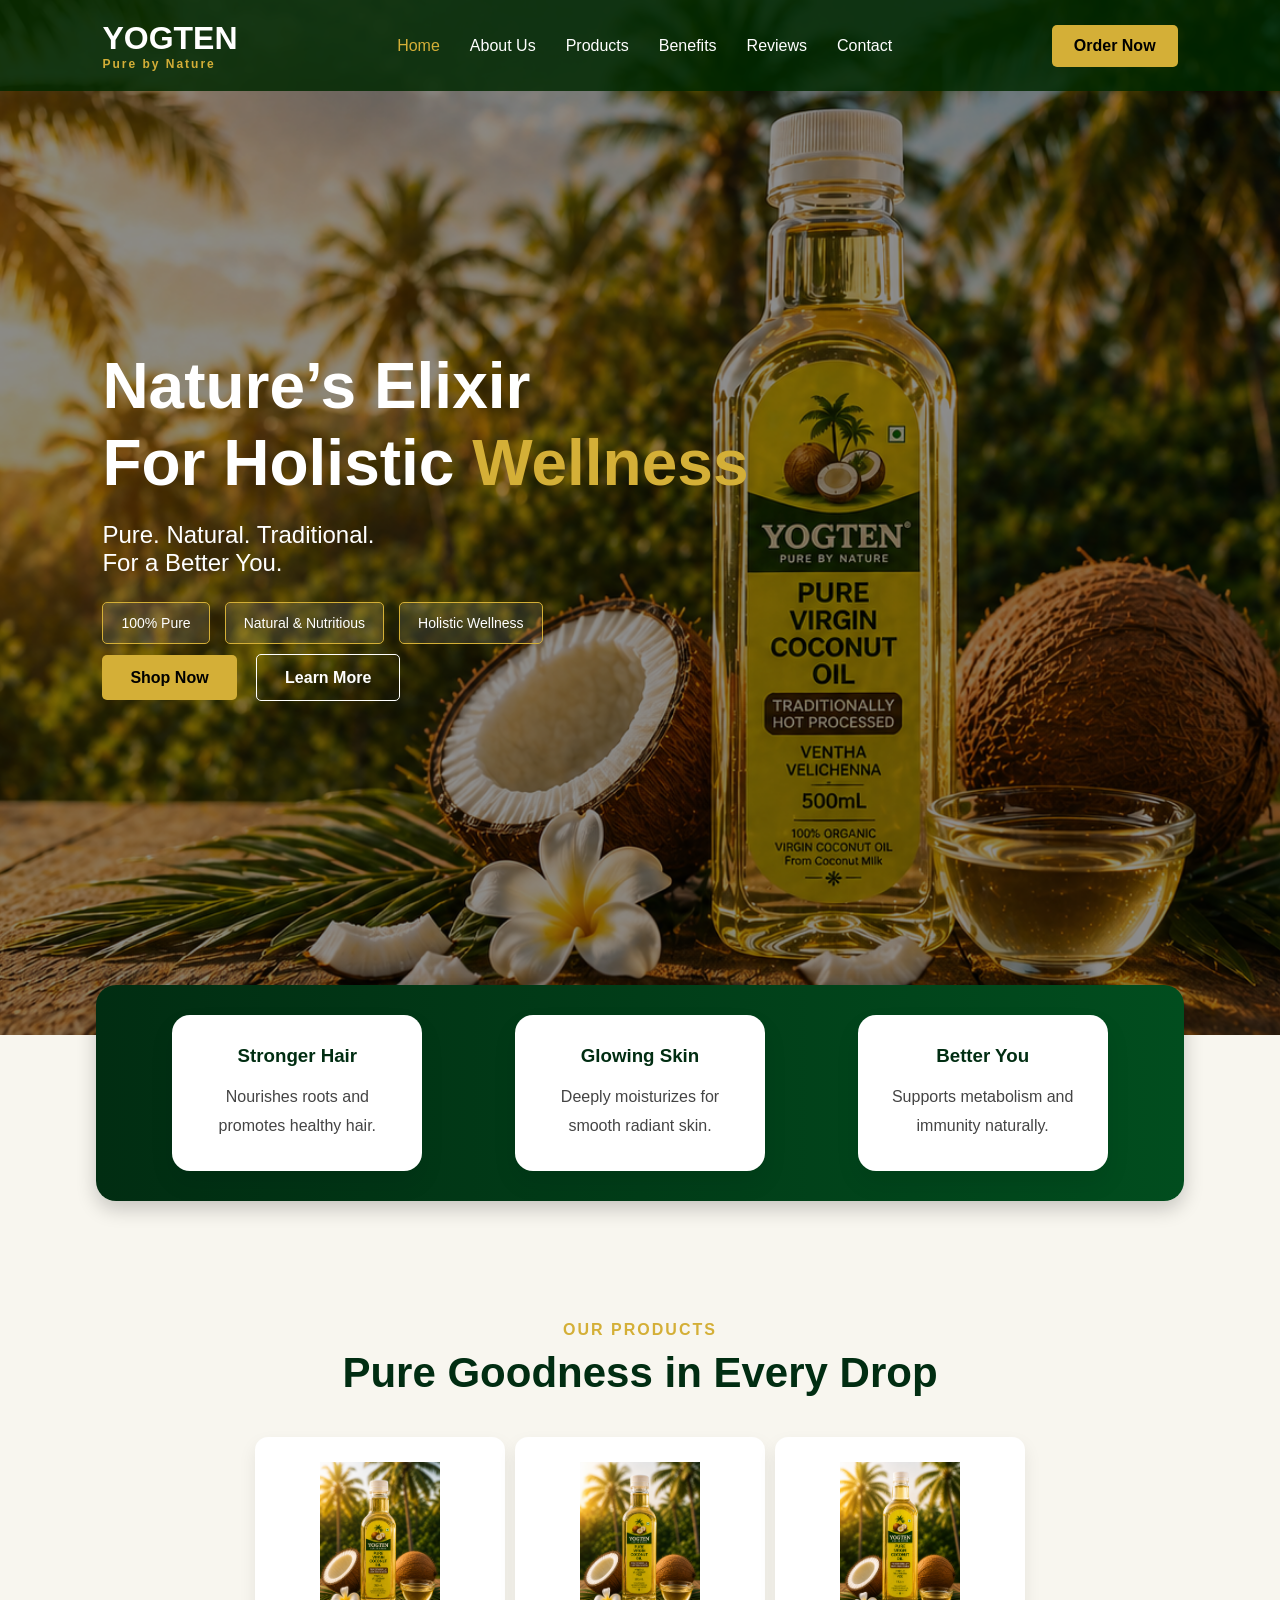
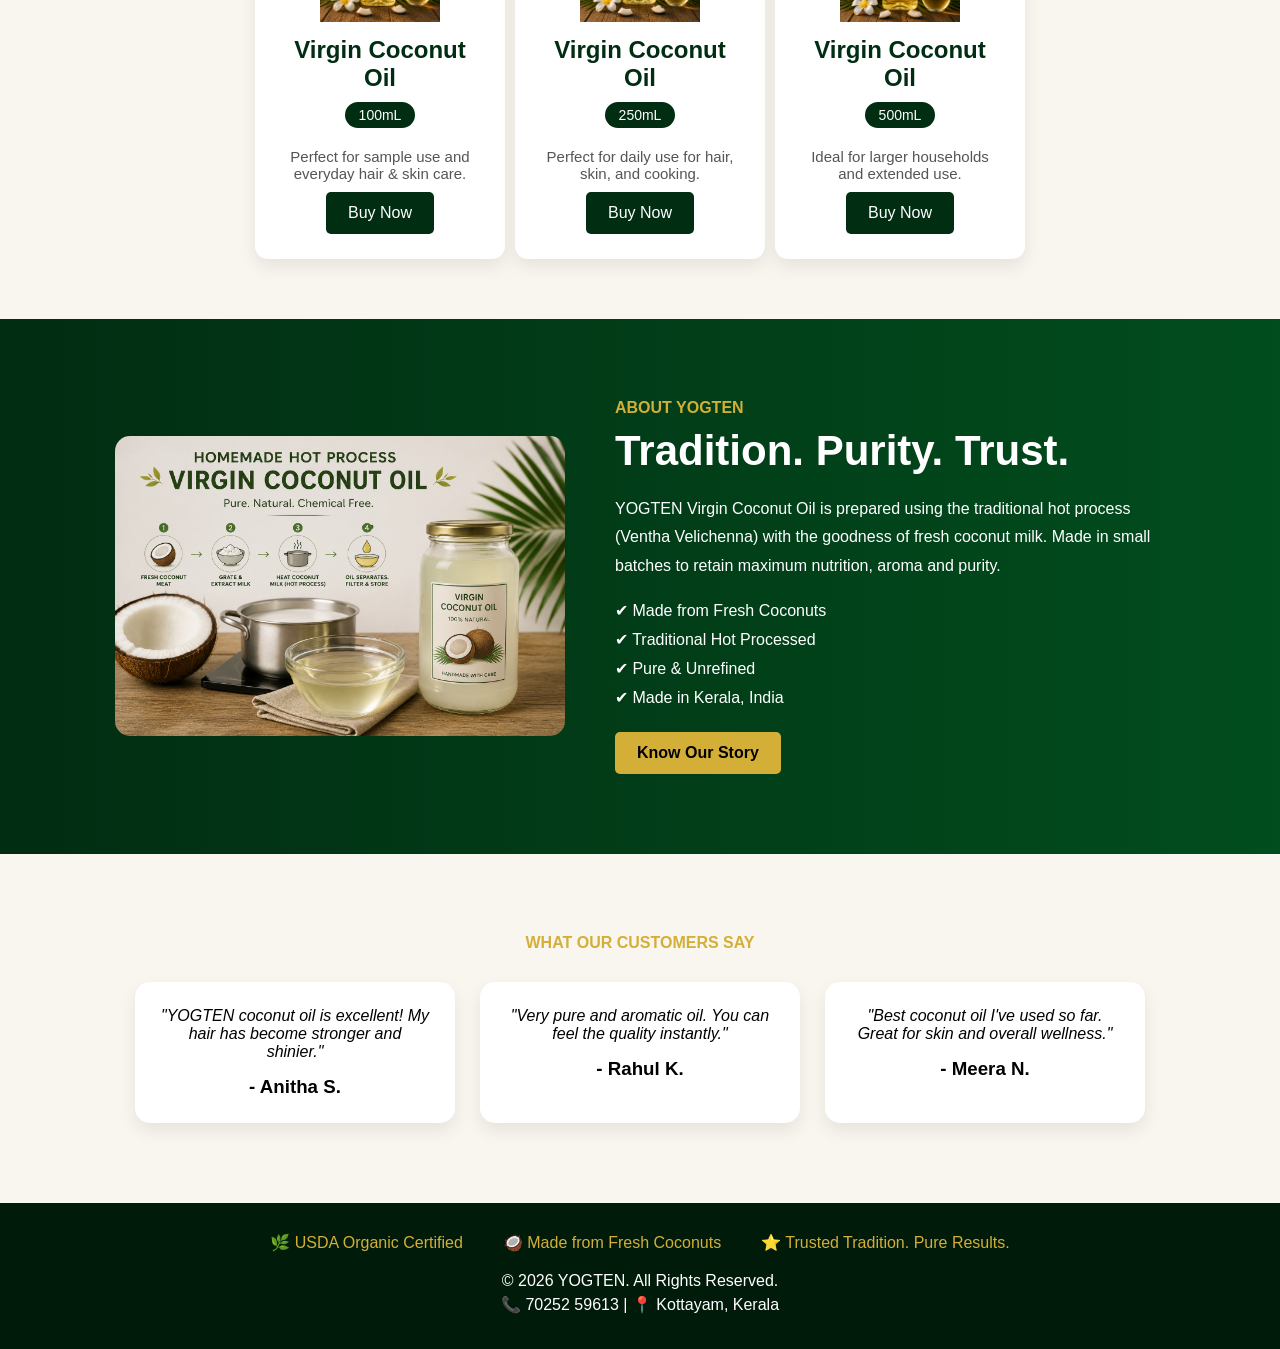
<file: index.html>
<!DOCTYPE html>
<html lang="en">
<head>
<meta charset="UTF-8">
<meta name="viewport" content="width=device-width, initial-scale=1.0">
<title>YOGTEN - Pure by Nature</title>
<link rel="stylesheet" href="style.css">
</head>
<body>

<!-- Navbar -->
<header class="navbar">
    <div class="logo">YOGTEN <span>Pure by Nature</span></div>

    <nav>
        <ul class="nav-links">
            <li><a href="index.html">Home</a></li>
            <li><a href="about.html">About Us</a></li>
            <li><a href="products.html">Products</a></li>
            <li><a href="benefits.html">Benefits</a></li>
            <li><a href="index.html#reviews">Reviews</a></li>
            <li><a href="contact.html">Contact</a></li>
        </ul>
    </nav>

    <a href="https://amzn.in/d/01ndimwU" class="order-btn" target="_blank" rel="noopener noreferrer">Order Now</a>
</header>

<!-- Hero Section -->
<section class="hero">
    <div class="overlay"></div>

    <div class="hero-content">
        <h1>Nature’s Elixir <br> For Holistic <span>Wellness</span></h1>
        <p>Pure. Natural. Traditional. <br> For a Better You.</p>

        <div class="hero-icons">
            <div class="icon-box">100% Pure</div>
             <div class="icon-box">Natural & Nutritious</div>
            <div class="icon-box">Holistic Wellness</div>
        </div>

        <div class="hero-buttons">
            <a href="products.html" class="shop-btn">Shop Now</a>
            <a href="benefits.html" class="learn-btn">Learn More</a>
        </div>
    </div>
</section>


<!-- part 2 start here -->
<!-- Benefits Strip -->
<section id="benefits" class="benefits-strip">
    <div class="benefit-item">
        <h3>Stronger Hair</h3>
        <p>Nourishes roots and promotes healthy hair.</p>
    </div>

    <div class="benefit-item">
        <h3>Glowing Skin</h3>
        <p>Deeply moisturizes for smooth radiant skin.</p>
    </div>

    <div class="benefit-item">
        <h3>Better You</h3>
        <p>Supports metabolism and immunity naturally.</p>
    </div>
</section>

<!-- Product Section -->
<section class="products">
    <h4>OUR PRODUCTS</h4>
    <h2>Pure Goodness in Every Drop</h2>

    <div class="product-container">

        <div class="product-card">
            <img src="product1.png" alt="100ml">
            <h3>Virgin Coconut Oil</h3>
            <span>100mL</span>
            <p>Perfect for sample use and everyday hair & skin care.</p>
           
            <a href="https://amzn.in/d/0fe5n2yk" target="_blank" rel="noopener noreferrer">Buy Now
            </a>
            
        </div>

        <div class="product-card">
            <img src="product2.png" alt="250ml">
            <h3>Virgin Coconut Oil</h3>
            <span>250mL</span>
            <p>Perfect for daily use for hair, skin, and cooking.</p>
            
            <a href="https://amzn.in/d/06111TNo" target="_blank" rel="noopener noreferrer">Buy Now</a>
        </div>

        <div class="product-card">
            <img src="product3.png" alt="500ml">
            <h3>Virgin Coconut Oil</h3>
            <span>500mL</span>
            <p>Ideal for larger households and extended use.</p>
           
            <a href="https://amzn.in/d/01ndimwU" target="_blank" rel="noopener noreferrer">Buy Now</a>
        </div>

    </div>
</section>

<!-- part 3 -->
 <!-- About Section -->
<section class="about">
    <div class="about-img">
        <img src="aboutyogtenimg.png" alt="About YOGTEN">
    </div>

    <div class="about-content">
        
        <h4>ABOUT YOGTEN</h4>
        <h2>Tradition. Purity. Trust.</h2>
        <p>
            YOGTEN Virgin Coconut Oil is prepared using the traditional hot process
            (Ventha Velichenna) with the goodness of fresh coconut milk.
            Made in small batches to retain maximum nutrition, aroma and purity.
        </p>

        <ul>
            <li>✔ Made from Fresh Coconuts</li>
            <li>✔ Traditional Hot Processed</li>
            <li>✔ Pure & Unrefined</li>
            <li>✔ Made in Kerala, India</li>
        </ul>

        <a href="about.html">Know Our Story</a>
    </div>
</section>

<!-- Reviews Section -->
<section id="reviews" class="reviews">
    <h4>WHAT OUR CUSTOMERS SAY</h4>

    <div class="review-container">
        <div class="review-card">
            <p>"YOGTEN coconut oil is excellent! My hair has become stronger and shinier."</p>
            <h3>- Anitha S.</h3>
        </div>

        <div class="review-card">
            <p>"Very pure and aromatic oil. You can feel the quality instantly."</p>
            <h3>- Rahul K.</h3>
        </div>

        <div class="review-card">
            <p>"Best coconut oil I've used so far. Great for skin and overall wellness."</p>
            <h3>- Meera N.</h3>
        </div>
    </div>
</section>

<!-- Footer -->
<footer class="footer">
    <div class="footer-top">
        <div>🌿 USDA Organic Certified</div>
        <div>🥥 Made from Fresh Coconuts</div>
        <div>⭐ Trusted Tradition. Pure Results.</div>
    </div>

    <div class="footer-bottom">
        <p>© 2026 YOGTEN. All Rights Reserved.</p>
        <p>📞 70252 59613 | 📍 Kottayam, Kerala</p>
    </div>
</footer>
<script src="script.js"></script>
</body>
</html>
</file>
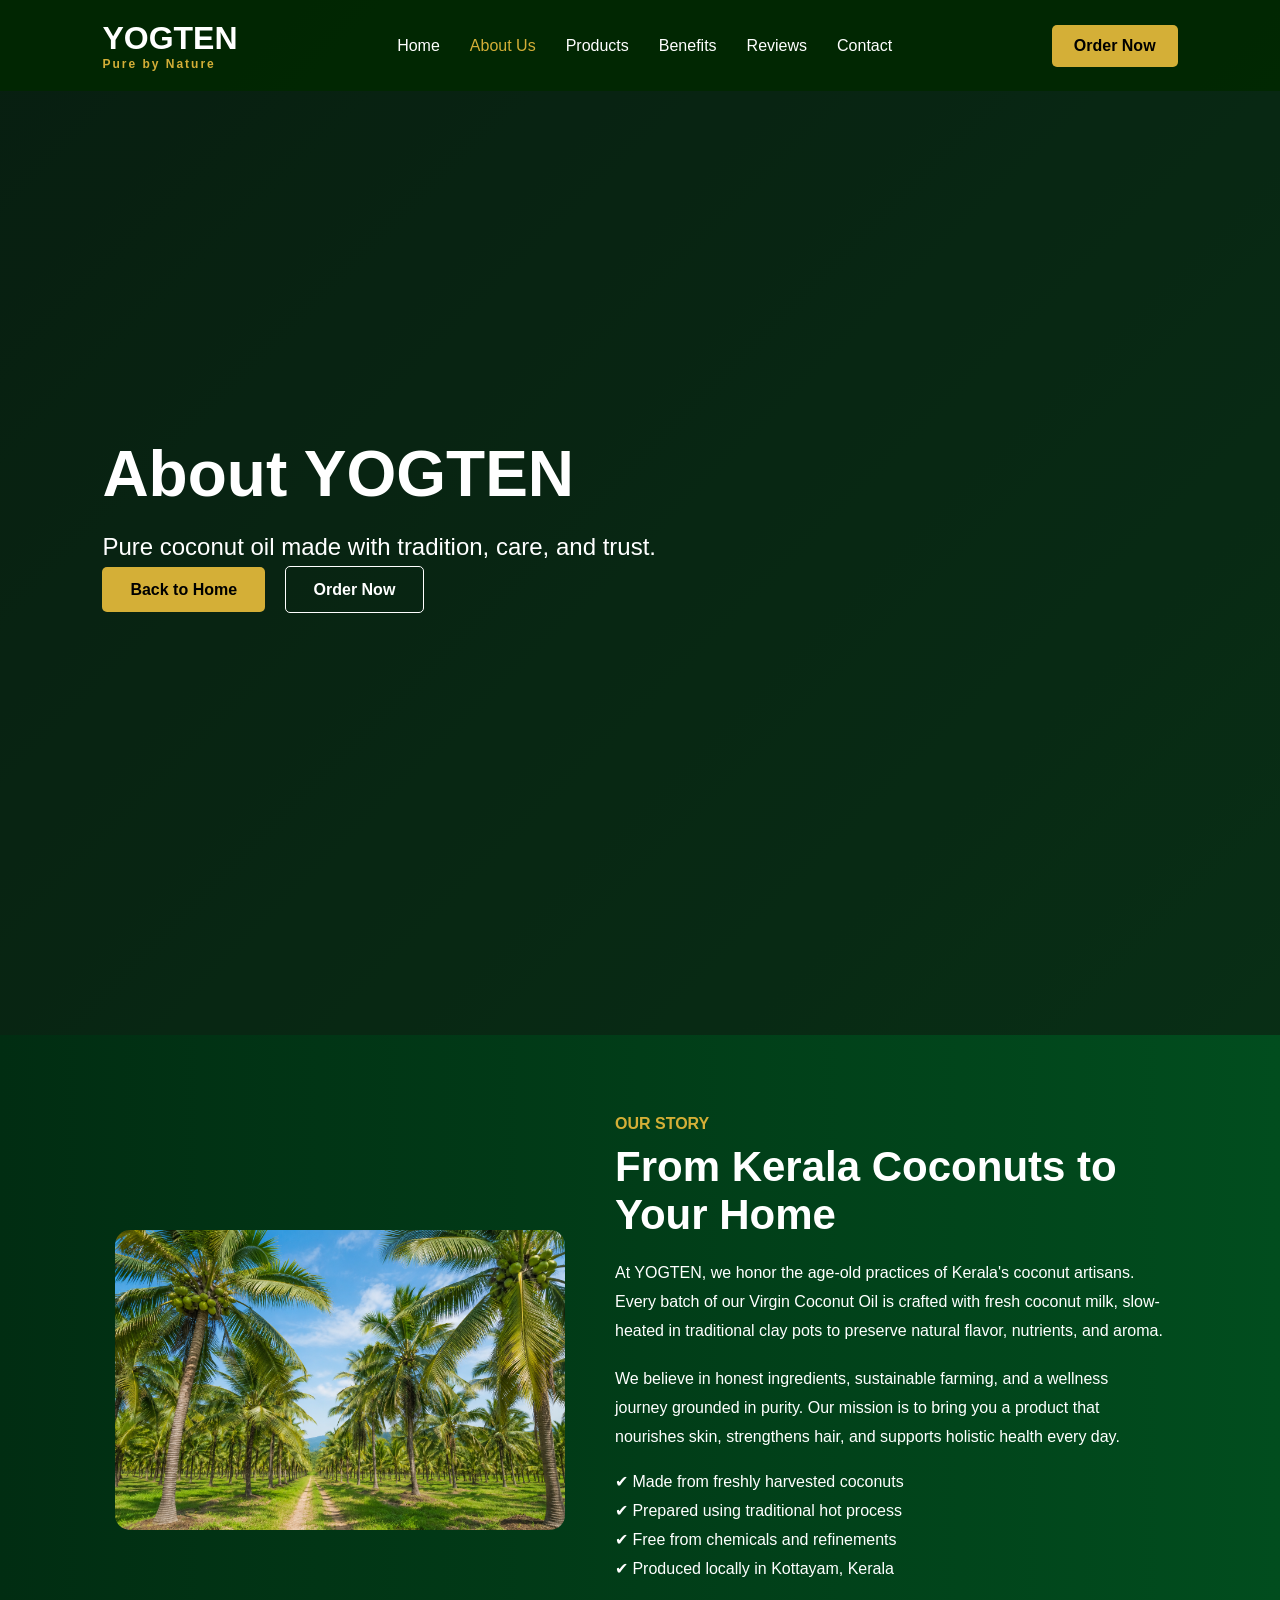
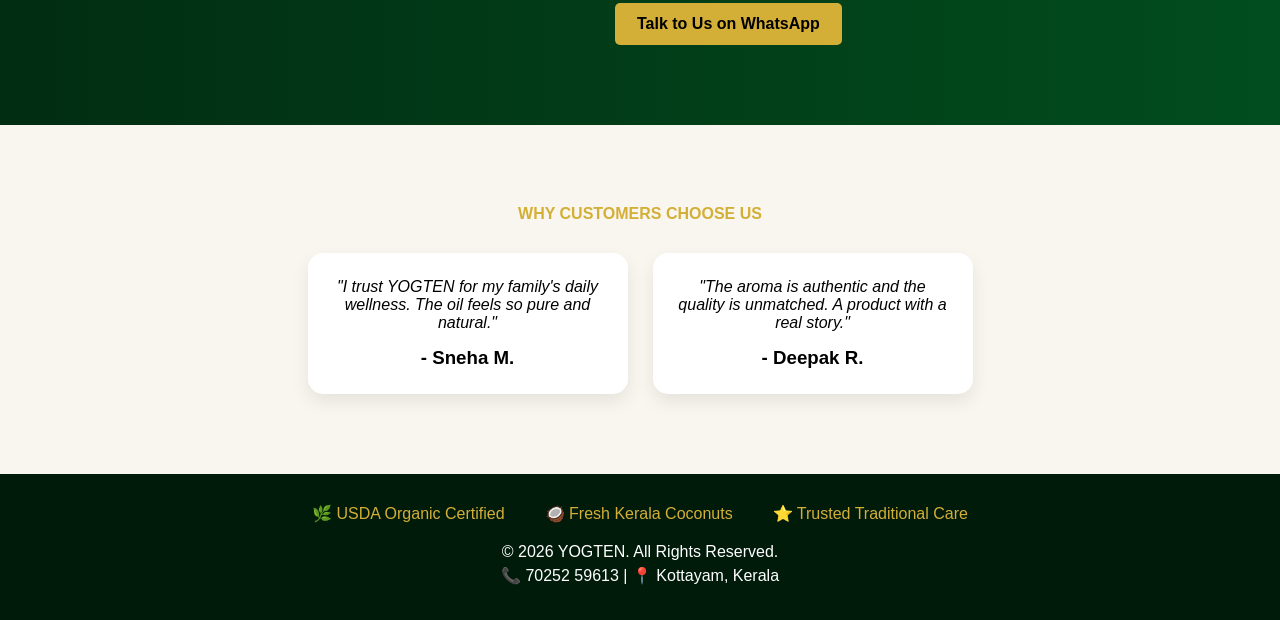
<file: about.html>
<!DOCTYPE html>
<html lang="en">
<head>
    <meta charset="UTF-8">
    <meta name="viewport" content="width=device-width, initial-scale=1.0">
    <title>About Us - YOGTEN</title>
    <link rel="stylesheet" href="style.css">
</head>
<body>

<header class="navbar">
    <div class="logo">YOGTEN <span>Pure by Nature</span></div>

    <nav>
        <ul class="nav-links">
            <li><a href="index.html">Home</a></li>
            <li><a href="about.html">About Us</a></li>
            <li><a href="products.html">Products</a></li>
            <li><a href="benefits.html">Benefits</a></li>
            <li><a href="index.html#reviews">Reviews</a></li>
            <li><a href="contact.html">Contact</a></li>
        </ul>
    </nav>

    <a href="https://amzn.in/d/01ndimwU" class="order-btn" target="_blank" rel="noopener noreferrer">Order Now</a>
</header>

<section class="hero" style="background: linear-gradient(135deg, rgba(1,45,18,0.95), rgba(3,75,28,0.95));">
    <div class="overlay"></div>
    <div class="hero-content">
        <h1>About YOGTEN</h1>
        <p>Pure coconut oil made with tradition, care, and trust.</p>
        <div class="hero-buttons">
            <a href="index.html" class="shop-btn">Back to Home</a>
            <a href="https://amzn.in/d/01ndimwU" class="learn-btn" target="_blank" rel="noopener noreferrer">Order Now</a>
        </div>
    </div>
</section>

<section class="about">
    <div class="about-img">
        <img src="aboutimg.png" alt="YOGTEN Team and Coconut Farms">
    </div>

    <div class="about-content">
        <h4>OUR STORY</h4>
        <h2>From Kerala Coconuts to Your Home</h2>
        <p>At YOGTEN, we honor the age-old practices of Kerala's coconut artisans. Every batch of our Virgin Coconut Oil is crafted with fresh coconut milk, slow-heated in traditional clay pots to preserve natural flavor, nutrients, and aroma.</p>
        <p>We believe in honest ingredients, sustainable farming, and a wellness journey grounded in purity. Our mission is to bring you a product that nourishes skin, strengthens hair, and supports holistic health every day.</p>

        <ul>
            <li>✔ Made from freshly harvested coconuts</li>
            <li>✔ Prepared using traditional hot process</li>
            <li>✔ Free from chemicals and refinements</li>
            <li>✔ Produced locally in Kottayam, Kerala</li>
        </ul>

        <a href="https://wa.me/917025259613" target="_blank" rel="noopener noreferrer">Talk to Us on WhatsApp</a>
    </div>
</section>

<section class="reviews">
    <h4>WHY CUSTOMERS CHOOSE US</h4>
    <div class="review-container">
        <div class="review-card">
            <p>"I trust YOGTEN for my family's daily wellness. The oil feels so pure and natural."</p>
            <h3>- Sneha M.</h3>
        </div>
        <div class="review-card">
            <p>"The aroma is authentic and the quality is unmatched. A product with a real story."</p>
            <h3>- Deepak R.</h3>
        </div>
    </div>
</section>

<footer class="footer">
    <div class="footer-top">
        <div>🌿 USDA Organic Certified</div>
        <div>🥥 Fresh Kerala Coconuts</div>
        <div>⭐ Trusted Traditional Care</div>
    </div>
    <div class="footer-bottom">
        <p>© 2026 YOGTEN. All Rights Reserved.</p>
        <p>📞 70252 59613 | 📍 Kottayam, Kerala</p>
    </div>
</footer>
<script src="script.js"></script>
</body>
</html>
</file>
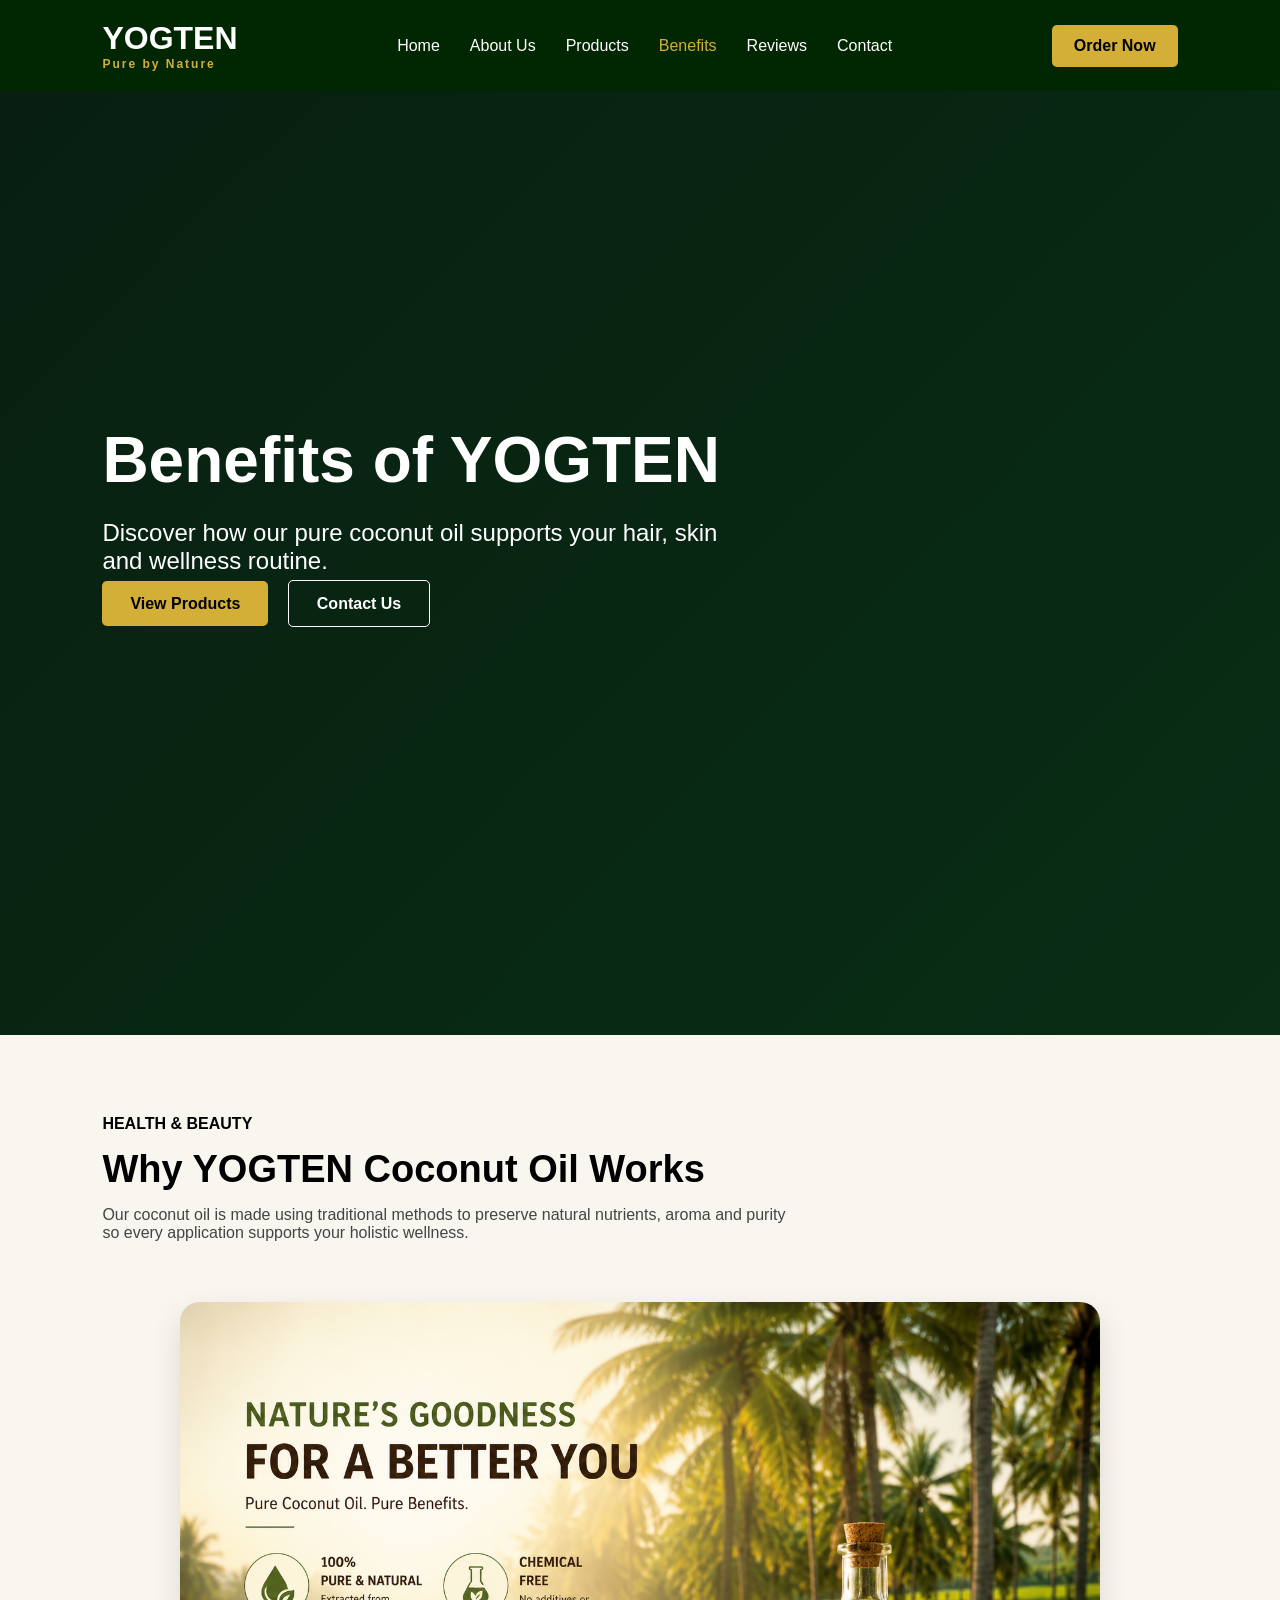
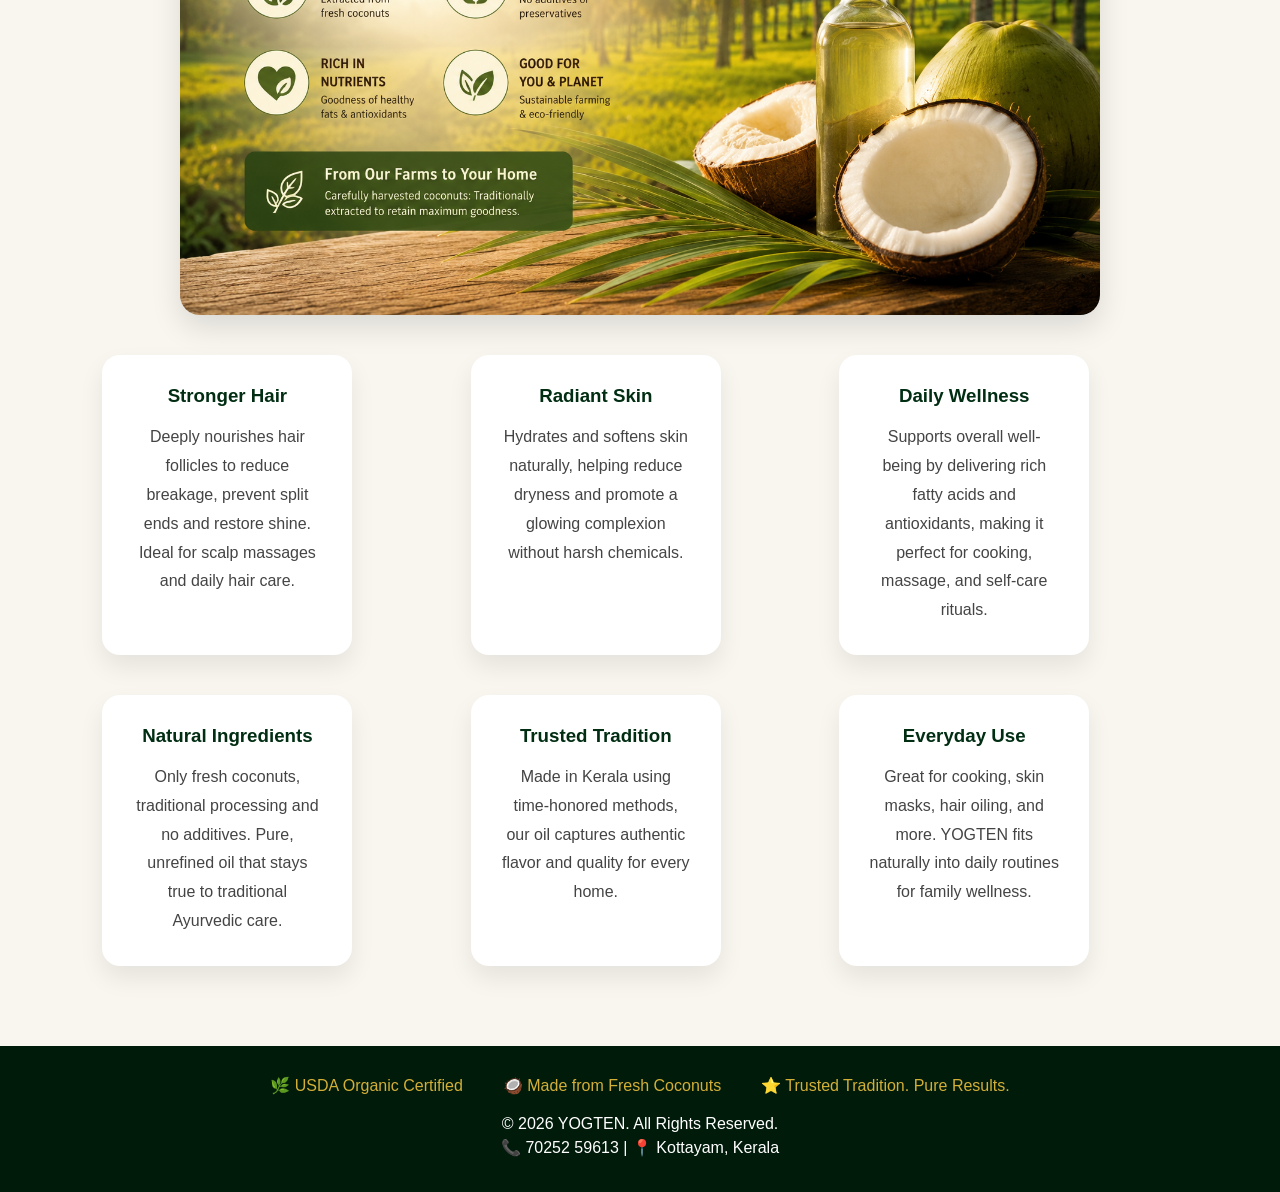
<file: benefits.html>
<!DOCTYPE html>
<html lang="en">
<head>
    <meta charset="UTF-8">
    <meta name="viewport" content="width=device-width, initial-scale=1.0">
    <title>Benefits - YOGTEN</title>
    <link rel="stylesheet" href="style.css">
</head>
<body>

<header class="navbar">
    <div class="logo">YOGTEN <span>Pure by Nature</span></div>

    <nav>
        <ul class="nav-links">
            <li><a href="index.html">Home</a></li>
            <li><a href="about.html">About Us</a></li>
            <li><a href="products.html">Products</a></li>
            <li><a href="benefits.html">Benefits</a></li>
            <li><a href="index.html#reviews">Reviews</a></li>
            <li><a href="contact.html">Contact</a></li>
        </ul>
    </nav>

    <a href="https://amzn.in/d/01ndimwU" class="order-btn" target="_blank" rel="noopener noreferrer">Order Now</a>
</header>

<section class="hero" style="background: linear-gradient(135deg, rgba(1,45,18,0.95), rgba(3,75,28,0.95));">
    <div class="overlay"></div>
    <div class="hero-content">
        <h1>Benefits of YOGTEN</h1>
        <p>Discover how our pure coconut oil supports your hair, skin and wellness routine.</p>
        <div class="hero-buttons">
            <a href="products.html" class="shop-btn">View Products</a>
            <a href="contact.html" class="learn-btn">Contact Us</a>
        </div>
    </div>
</section>

<section class="benefits-page">
    <div class="page-intro">
        <h4>HEALTH & BEAUTY</h4>
        <h2>Why YOGTEN Coconut Oil Works</h2>
        <p>Our coconut oil is made using traditional methods to preserve natural nutrients, aroma and purity so every application supports your holistic wellness.</p>
    </div>

    <div class="benefit-image">
        <img src="benifitsimg.png" alt="YOGTEN benefits">
    </div>

    <div class="benefit-grid">
        <div class="benefit-item">
            <h3>Stronger Hair</h3>
            <p>Deeply nourishes hair follicles to reduce breakage, prevent split ends and restore shine. Ideal for scalp massages and daily hair care.</p>
        </div>
        <div class="benefit-item">
            <h3>Radiant Skin</h3>
            <p>Hydrates and softens skin naturally, helping reduce dryness and promote a glowing complexion without harsh chemicals.</p>
        </div>
        <div class="benefit-item">
            <h3>Daily Wellness</h3>
            <p>Supports overall well-being by delivering rich fatty acids and antioxidants, making it perfect for cooking, massage, and self-care rituals.</p>
        </div>
    </div>

    <div class="benefit-grid">
        <div class="benefit-item">
            <h3>Natural Ingredients</h3>
            <p>Only fresh coconuts, traditional processing and no additives. Pure, unrefined oil that stays true to traditional Ayurvedic care.</p>
        </div>
        <div class="benefit-item">
            <h3>Trusted Tradition</h3>
            <p>Made in Kerala using time-honored methods, our oil captures authentic flavor and quality for every home.</p>
        </div>
        <div class="benefit-item">
            <h3>Everyday Use</h3>
            <p>Great for cooking, skin masks, hair oiling, and more. YOGTEN fits naturally into daily routines for family wellness.</p>
        </div>
    </div>
</section>

<footer class="footer">
    <div class="footer-top">
        <div>🌿 USDA Organic Certified</div>
        <div>🥥 Made from Fresh Coconuts</div>
        <div>⭐ Trusted Tradition. Pure Results.</div>
    </div>
    <div class="footer-bottom">
        <p>© 2026 YOGTEN. All Rights Reserved.</p>
        <p>📞 70252 59613 | 📍 Kottayam, Kerala</p>
    </div>
</footer>
<script src="script.js"></script>

</body>
</html>
</file>
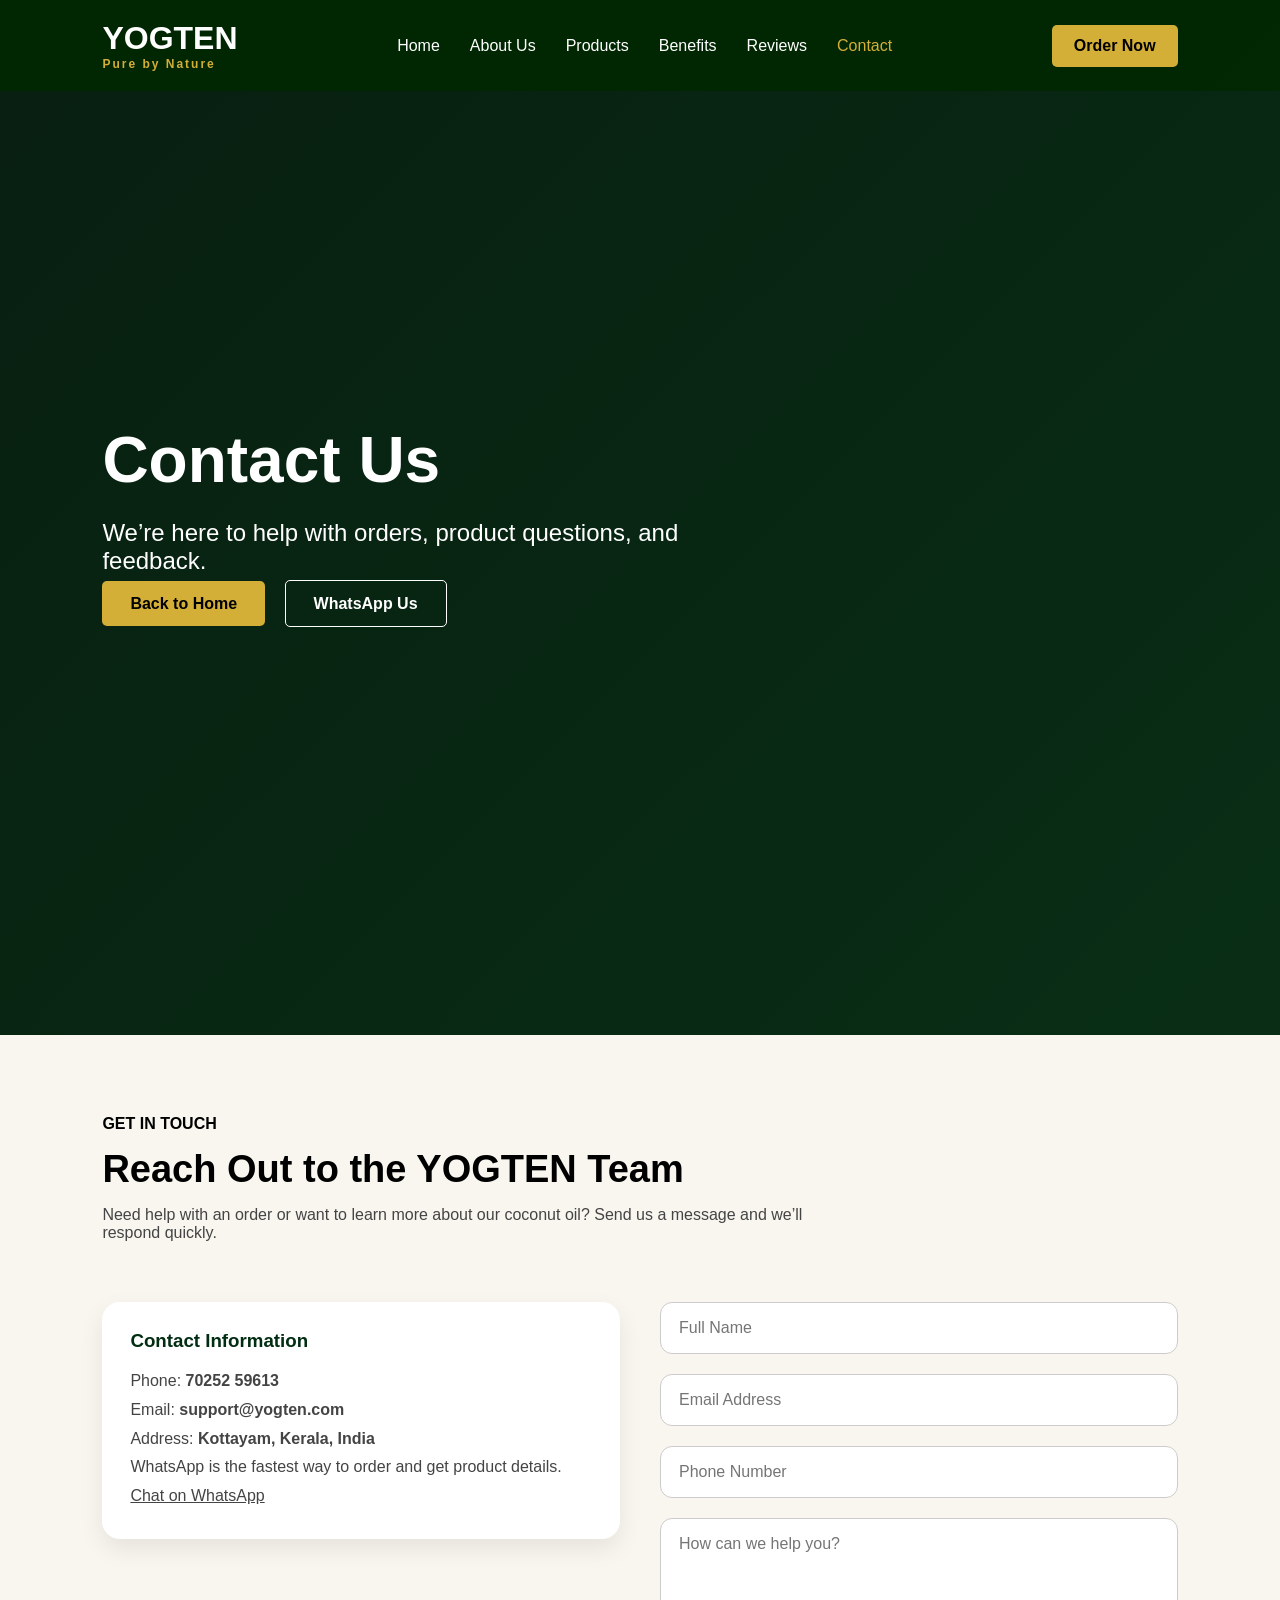
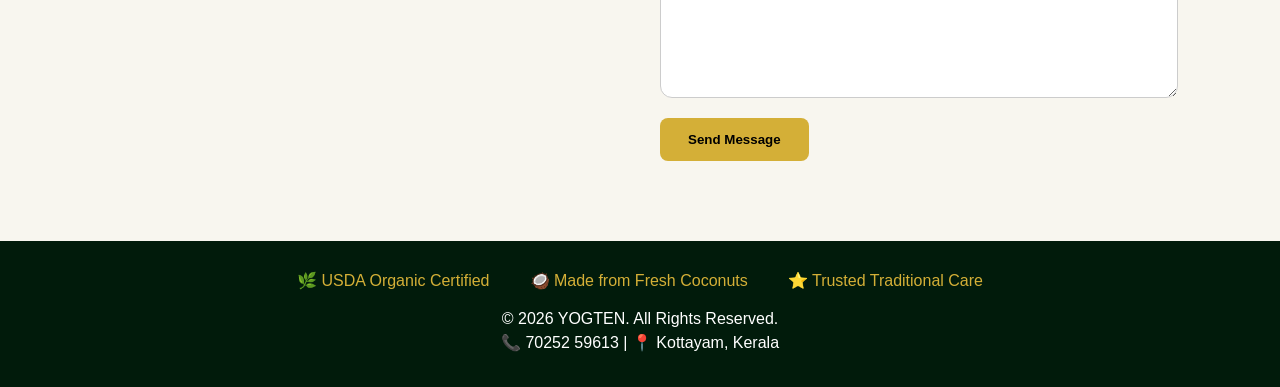
<file: contact.html>
<!DOCTYPE html>
<html lang="en">
<head>
    <meta charset="UTF-8">
    <meta name="viewport" content="width=device-width, initial-scale=1.0">
    <title>Contact - YOGTEN</title>
    <link rel="stylesheet" href="style.css">
</head>
<body>

<header class="navbar">
    <div class="logo">YOGTEN <span>Pure by Nature</span></div>

    <nav>
        <ul class="nav-links">
            <li><a href="index.html">Home</a></li>
            <li><a href="about.html">About Us</a></li>
            <li><a href="products.html">Products</a></li>
            <li><a href="benefits.html">Benefits</a></li>
            <li><a href="index.html#reviews">Reviews</a></li>
            <li><a href="contact.html">Contact</a></li>
        </ul>
    </nav>

    <a href="https://amzn.in/d/01ndimwU" class="order-btn" target="_blank" rel="noopener noreferrer">Order Now</a>
</header>

<section class="hero" style="background: linear-gradient(135deg, rgba(1,45,18,0.95), rgba(3,75,28,0.95));">
    <div class="overlay"></div>
    <div class="hero-content">
        <h1>Contact Us</h1>
        <p>We’re here to help with orders, product questions, and feedback.</p>
        <div class="hero-buttons">
            <a href="index.html" class="shop-btn">Back to Home</a>
            <a href="https://wa.me/917025299613" class="learn-btn" target="_blank" rel="noopener noreferrer">WhatsApp Us</a>
        </div>
    </div>
</section>

<section class="contact-page">
    <div class="page-intro">
        <h4>GET IN TOUCH</h4>
        <h2>Reach Out to the YOGTEN Team</h2>
        <p>Need help with an order or want to learn more about our coconut oil? Send us a message and we’ll respond quickly.</p>
    </div>

    <div class="contact-grid">
        <div class="contact-card">
            <h3>Contact Information</h3>
            <p>Phone: <strong>70252 59613</strong></p>
            <p>Email: <strong>support@yogten.com</strong></p>
            <p>Address: <strong>Kottayam, Kerala, India</strong></p>
            <p>WhatsApp is the fastest way to order and get product details.</p>
            <a href="https://wa.me/917025259613" target="_blank" rel="noopener noreferrer">Chat on WhatsApp</a>
        </div>

        <form id="whatsapp-form" class="contact-form">
            <input type="text" name="name" placeholder="Full Name" required>
            <input type="email" name="email" placeholder="Email Address" required>
            <input type="tel" name="phone" placeholder="Phone Number">
            <textarea name="message" placeholder="How can we help you?" required></textarea>
            <button type="submit">Send Message</button>
        </form>
    </div>
</section>

<footer class="footer">
    <div class="footer-top">
        <div>🌿 USDA Organic Certified</div>
        <div>🥥 Made from Fresh Coconuts</div>
        <div>⭐ Trusted Traditional Care</div>
    </div>
    <div class="footer-bottom">
        <p>© 2026 YOGTEN. All Rights Reserved.</p>
        <p>📞 70252 59613 | 📍 Kottayam, Kerala</p>
    </div>
</footer>
<script src="script.js"></script>

</body>
</html>
</file>
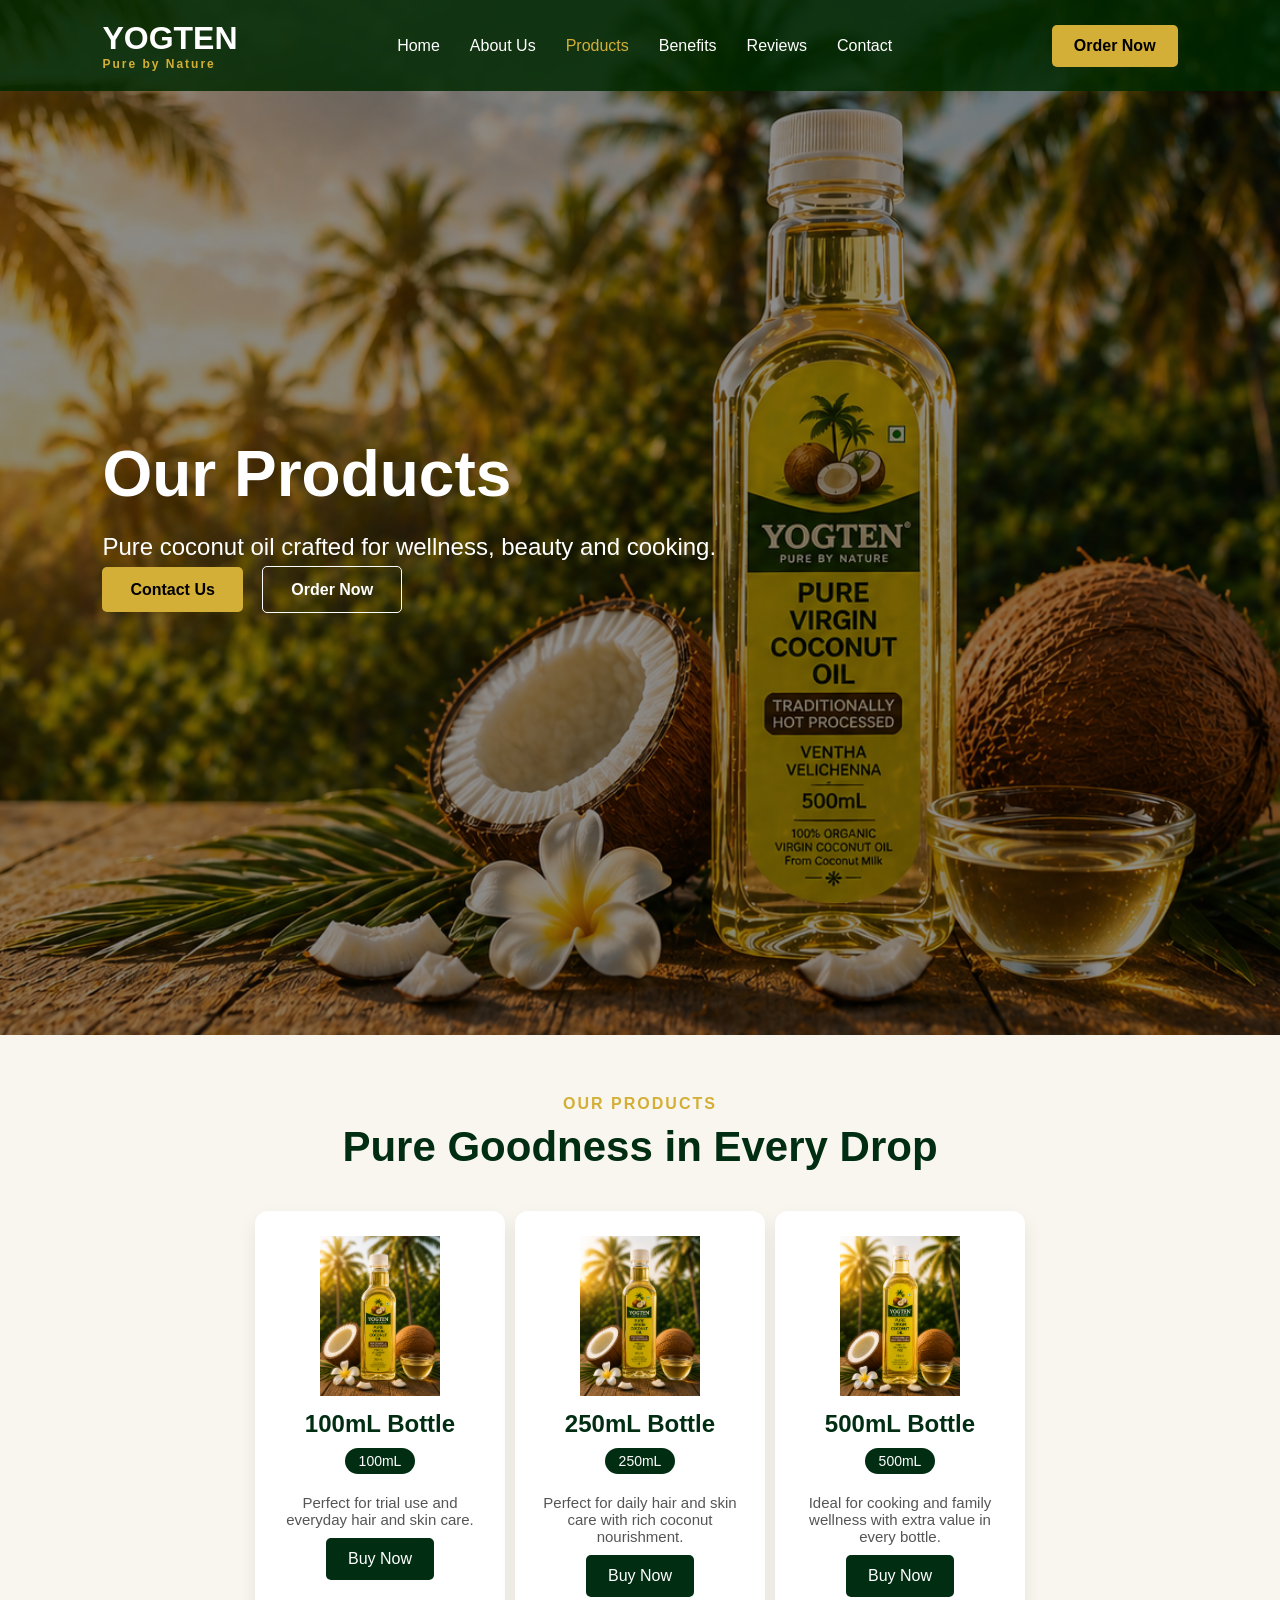
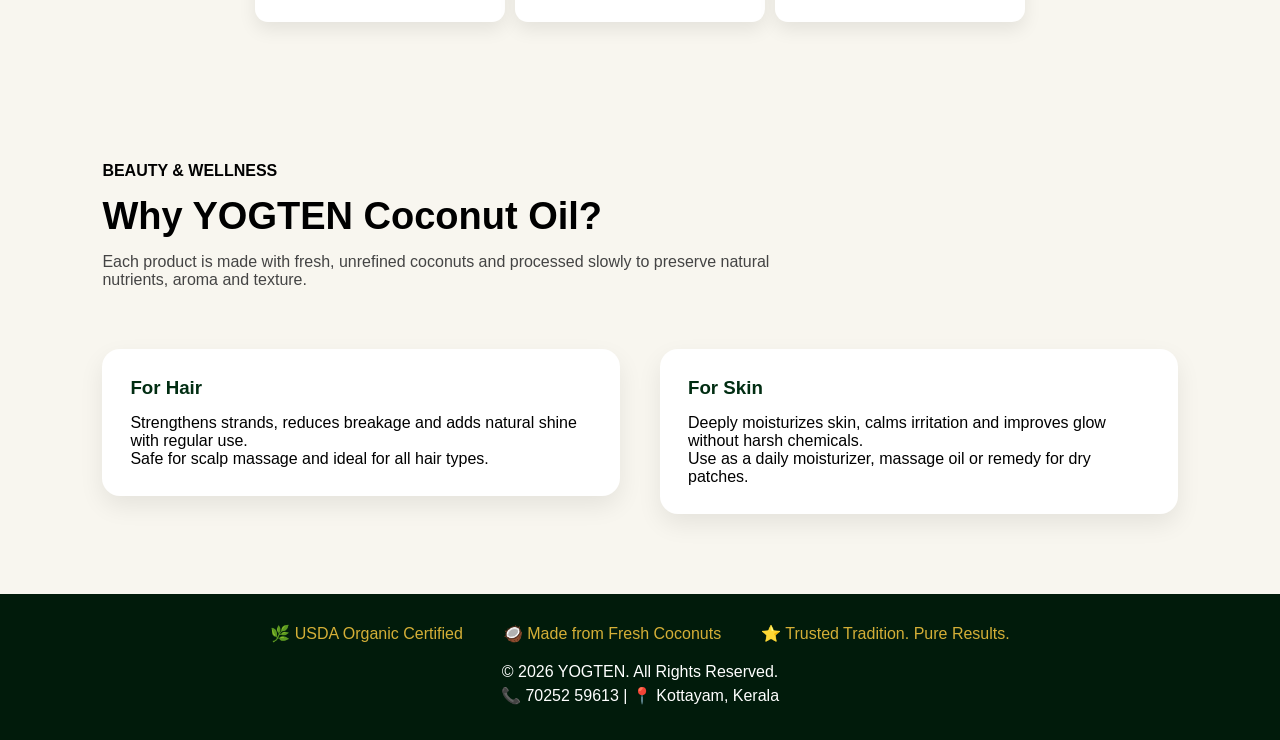
<file: products.html>
<!DOCTYPE html>
<html lang="en">
<head>
    <meta charset="UTF-8">
    <meta name="viewport" content="width=device-width, initial-scale=1.0">
    <title>Products - YOGTEN</title>
    <link rel="stylesheet" href="style.css">
</head>
<body>

<header class="navbar">
    <div class="logo">YOGTEN <span>Pure by Nature</span></div>

    <nav>
        <ul class="nav-links">
            <li><a href="index.html">Home</a></li>
            <li><a href="about.html">About Us</a></li>
            <li><a href="products.html">Products</a></li>
            <li><a href="benefits.html">Benefits</a></li>
            <li><a href="index.html#reviews">Reviews</a></li>
            <li><a href="contact.html">Contact</a></li>
        </ul>
    </nav>

    <a href="https://amzn.in/d/01ndimwU" class="order-btn" target="_blank" rel="noopener noreferrer">Order Now</a>
</header>

<section class="hero" style="background: url('banner.jpg') center/cover no-repeat;">
    <div class="overlay"></div>
    <div class="hero-content">
        <h1>Our Products</h1>
        <p>Pure coconut oil crafted for wellness, beauty and cooking.</p>
        <div class="hero-buttons">
            <a href="contact.html" class="shop-btn">Contact Us</a>
            <a href="https://www.amazon.in/s?k=YOGTEN+Virgin+Coconut+Oil" class="learn-btn" target="_blank" rel="noopener noreferrer">Order Now</a>
        </div>
    </div>
</section>

<section class="products">
    <h4>OUR PRODUCTS</h4>
    <h2>Pure Goodness in Every Drop</h2>

    <div class="product-container">
        <div class="product-card">
            <img src="product1.png" alt="100ml">
            <h3>100mL Bottle</h3>
            <span>100mL</span>
            <p>Perfect for trial use and everyday hair and skin care.</p>
            <a href="https://amzn.in/d/0fe5n2yk" target="_blank" rel="noopener noreferrer">Buy Now</a>
        </div>

        <div class="product-card">
            <img src="product2.png" alt="250ml">
            <h3>250mL Bottle</h3>
            <span>250mL</span>
            <p>Perfect for daily hair and skin care with rich coconut nourishment.</p>
            <a href="https://amzn.in/d/06111TNo" target="_blank" rel="noopener noreferrer">Buy Now</a>
        </div>

        <div class="product-card">
            <img src="product3.png" alt="500ml">
            <h3>500mL Bottle</h3>
            <span>500mL</span>
            <p>Ideal for cooking and family wellness with extra value in every bottle.</p>
            <a href="https://amzn.in/d/01ndimwU" target="_blank" rel="noopener noreferrer">Buy Now</a>
        </div>
    </div>
</section>

<section class="product-page">
    <div class="page-intro">
        <h4>BEAUTY & WELLNESS</h4>
        <h2>Why YOGTEN Coconut Oil?</h2>
        <p>Each product is made with fresh, unrefined coconuts and processed slowly to preserve natural nutrients, aroma and texture.</p>
    </div>

    <div class="product-grid">
        <div class="product-info">
            <h3>For Hair</h3>
            <p>Strengthens strands, reduces breakage and adds natural shine with regular use.</p>
            <p>Safe for scalp massage and ideal for all hair types.</p>
        </div>
        <div class="product-info">
            <h3>For Skin</h3>
            <p>Deeply moisturizes skin, calms irritation and improves glow without harsh chemicals.</p>
            <p>Use as a daily moisturizer, massage oil or remedy for dry patches.</p>
        </div>
    </div>
</section>

<footer class="footer">
    <div class="footer-top">
        <div>🌿 USDA Organic Certified</div>
        <div>🥥 Made from Fresh Coconuts</div>
        <div>⭐ Trusted Tradition. Pure Results.</div>
    </div>
    <div class="footer-bottom">
        <p>© 2026 YOGTEN. All Rights Reserved.</p>
        <p>📞 70252 59613 | 📍 Kottayam, Kerala</p>
    </div>
</footer>
<script src="script.js"></script>
</body>
</html>
</file>
<file: style.css>
/* part 1 css */
* {
    margin: 0;
    padding: 0;
    box-sizing: border-box;
    font-family: Arial, sans-serif;
}

body {
    background: #f8f6ef;
}

/* Navbar */
.navbar {
    width: 100%;
    position: fixed;
    top: 0;
    left: 0;
    padding: 20px 8%;
    display: flex;
    justify-content: space-between;
    align-items: center;
    background: rgba(0, 40, 0, 0.85);
    z-index: 1000;
}

.logo {
    color: #fff;
    font-size: 32px;
    font-weight: bold;
}

.logo span {
    display: block;
    font-size: 12px;
    letter-spacing: 2px;
    color: #d4af37;
}

.nav-links {
    display: flex;
    list-style: none;
}

.nav-links li {
    margin: 0 15px;
}

.nav-links a {
    color: white;
    text-decoration: none;
    font-size: 16px;
    transition: 0.3s;
}

.nav-links a:hover {
    color: #d4af37;
}

.nav-links a.active {
    color: #d4af37;
}

.order-btn {
    background: #d4af37;
    color: #000;
    padding: 12px 22px;
    text-decoration: none;
    border-radius: 5px;
    font-weight: bold;
}

/* Hero Section */
.hero {
    height: 115vh;
     background: url(home.jpg) center/cover no-repeat;
    position: relative;
    display: flex;
    align-items: center;
    padding: 0 8%;
    color: white;
}

.overlay {
    position: absolute;
    inset: 0;
    background: rgba(0, 0, 0, 0.45);
}

.hero-content {
    position: relative;
    max-width: 650px;
}

.hero-content h1 {
    font-size: 64px;
    line-height: 1.2;
}

.hero-content h1 span {
    color: #d4af37;
}

.hero-content p {
    margin: 20px 0;
    font-size: 24px;
}

.hero-icons {
    display: flex;
    gap: 15px;
    margin: 25px 0;
}

.icon-box {
    background: rgba(255,255,255,0.1);
    border: 1px solid #d4af37;
    padding: 12px 18px;
    border-radius: 5px;
    font-size: 14px;
}

.hero-buttons a {
    text-decoration: none;
    margin-right: 15px;
    padding: 14px 28px;
    border-radius: 5px;
    font-weight: bold;
}

.shop-btn {
    background: #d4af37;
    color: #000;
}

.learn-btn {
    border: 1px solid #fff;
    color: white;
}



/* part 2css */
/* Benefits Strip */
.benefits-strip {
    width: 85%;
    margin: -50px auto 60px;
    background: linear-gradient(90deg, #012d12, #014d1e);
    display: flex;
    justify-content: space-around;
    padding: 30px;
    border-radius: 20px;
    position: relative;
    z-index: 5;
    box-shadow: 0 8px 20px rgba(0,0,0,0.2);
}

.benefit-item {
    text-align: center;
    color: white;
    max-width: 250px;
}

.benefit-item h3 {
    color: #d4af37;
    margin-bottom: 10px;
}

/* Products */
.products {
    text-align: center;
    padding: 60px 8%;
}

.products h4 {
    color: #d4af37;
    letter-spacing: 2px;
    margin-bottom: 10px;
}

.products h2 {
    font-size: 42px;
    margin-bottom: 40px;
    color: #012d12;
}

.product-container {
    display: flex;
    justify-content: center;
    gap: 10px;
    flex-wrap: wrap;
}

.product-card {
    background: white;
    width: 250px;
    border-radius: 13px;
    padding: 25px;
    box-shadow: 0 8px 18px rgba(0,0,0,0.08);
    transition: 0.3s;
}

.product-card:hover {
    transform: translateY(-8px);
}

.product-card img {
    width: 120px;
    margin-bottom: 10px;
}

.product-card h3 {
    font-size: 24px;
    color: #012d12;
}

.product-card span {
    display: inline-block;
    background: #012d12;
    color: white;
    padding: 5px 14px;
    border-radius: 20px;
    margin: 10px 0;
    font-size: 14px;
}

.product-card p {
    font-size: 15px;
    margin: 10px 0;
    color: #555;
}

.product-card h4 {
    font-size: 28px;
    color: #d4af37;
    margin: 15px 0;
}

.product-card a {
    display: inline-block;
    background: #012d12;
    color: white;
    text-decoration: none;
    padding: 12px 22px;
    border-radius: 5px;
}

/* part 3 css */


/* About Section */
.about {
    display: flex;
    align-items: center;
    justify-content: center;
    gap: 50px;
    padding: 80px 8%;
    background: linear-gradient(90deg, #012d12, #014d1e);
    color: white;
    flex-wrap: wrap;
}

.about-img {
    max-width: 450px;
    width: 100%;
}

.about-img img {
    width: 100%;
    max-width: 450px;
    height: auto;
    display: block;
    border-radius: 15px;
}

.about-content {
    max-width: 550px;
}

.about-content h4 {
    color: #d4af37;
    margin-bottom: 10px;
}

.about-content h2 {
    font-size: 42px;
    margin-bottom: 20px;
}

.about-content p {
    line-height: 1.8;
    margin-bottom: 20px;
}

.about-content ul {
    list-style: none;
    margin-bottom: 25px;
}

.about-content ul li {
    margin: 10px 0;
}

.about-content a {
    display: inline-block;
    background: #d4af37;
    color: black;
    text-decoration: none;
    padding: 12px 22px;
    border-radius: 5px;
    font-weight: bold;
}

.benefits-page {
    padding: 80px 8%;
}

.benefit-grid {
    display: grid;
    grid-template-columns: repeat(3, minmax(220px, 1fr));
    gap: 30px;
    margin-top: 40px;
}

.benefit-image {
    width: 100%;
    display: flex;
    justify-content: center;
    margin: 40px auto;
}

.benefit-image img {
    width: 100%;
    max-width: 920px;
    border-radius: 20px;
    box-shadow: 0 12px 30px rgba(0, 0, 0, 0.12);
}

.benefit-item {
    background: white;
    border-radius: 18px;
    padding: 30px;
    box-shadow: 0 12px 25px rgba(0,0,0,0.08);
}

.benefit-item h3 {
    color: #012d12;
    margin-bottom: 16px;
}

.benefit-item p {
    color: #444;
    line-height: 1.8;
}

/* Reviews */
.reviews {
    text-align: center;
    padding: 80px 8%;
}

.reviews h4 {
    color: #d4af37;
    margin-bottom: 30px;
}

.review-container {
    display: flex;
    justify-content: center;
    gap: 25px;
    flex-wrap: wrap;
}

.review-card {
    background: white;
    width: 320px;
    padding: 25px;
    border-radius: 15px;
    box-shadow: 0 8px 18px rgba(0,0,0,0.08);
}

.review-card p {
    font-style: italic;
    margin-bottom: 15px;
}

/* Footer */
.footer {
    background: #011b0b;
    color: white;
    text-align: center;
    padding: 30px 8%;
}

.footer-top {
    display: flex;
    justify-content: center;
    gap: 40px;
    flex-wrap: wrap;
    margin-bottom: 20px;
    color: #d4af37;
}

.footer-bottom p {
    margin: 5px 0;
}



/* Contact & page section styles */
.contact-page,
.product-page {
    padding: 80px 8%;
}

.contact-grid,
.product-grid {
    display: grid;
    grid-template-columns: 1fr 1fr;
    gap: 40px;
    align-items: start;
}

.contact-card,
.product-info {
    background: white;
    border-radius: 18px;
    padding: 28px;
    box-shadow: 0 10px 25px rgba(0,0,0,0.08);
}

.contact-card h3,
.product-info h3 {
    margin-bottom: 15px;
    color: #012d12;
}

.contact-card p,
.contact-card a,
.contact-card li {
    color: #444;
    line-height: 1.8;
}

.contact-form {
    display: grid;
    gap: 20px;
}

.contact-form input,
.contact-form textarea {
    width: 100%;
    padding: 16px 18px;
    border-radius: 12px;
    border: 1px solid #ccc;
    font-size: 16px;
}

.contact-form textarea {
    min-height: 180px;
    resize: vertical;
}

.contact-form button,
.product-info .shop-btn {
    width: fit-content;
    padding: 14px 28px;
    border-radius: 8px;
    border: none;
    background: #d4af37;
    color: #000;
    font-weight: bold;
    cursor: pointer;
}

.page-intro {
    margin-bottom: 60px;
}

.page-intro h2 {
    font-size: 38px;
    margin: 15px 0;
}

.page-intro p {
    max-width: 700px;
    color: #444;
}

/* media queries */
@media (max-width: 768px) {

    .hero-content h1 {
        font-size: 36px;
    }

    .navbar {
        flex-direction: column;
        gap: 15px;
        padding: 15px 5%;
        background: rgba(0, 40, 0, 0.95);
        backdrop-filter: blur(10px);
    }

    .logo {
        font-size: 28px;
    }

    .nav-links {
        flex-wrap: wrap;
        justify-content: center;
        gap: 10px;
    }

    .nav-links li {
        margin: 0 8px;
    }

    .nav-links a {
        font-size: 14px;
        padding: 8px 12px;
    }

    .order-btn {
        padding: 10px 18px;
        font-size: 14px;
    }

    .benefits-strip {
        flex-direction: column;
        gap: 20px;
    }

    .product-container {
        flex-direction: column;
        align-items: center;
    }

    .about {
        flex-direction: column;
        text-align: center;
    }

    .about-img img {
        width: 100%;
    }

    .benefit-grid {
        grid-template-columns: 1fr;
    }

    .contact-grid,
    .product-grid {
        grid-template-columns: 1fr;
    }

    .contact-card,
    .product-info {
        width: 100%;
    }
}
</file>
